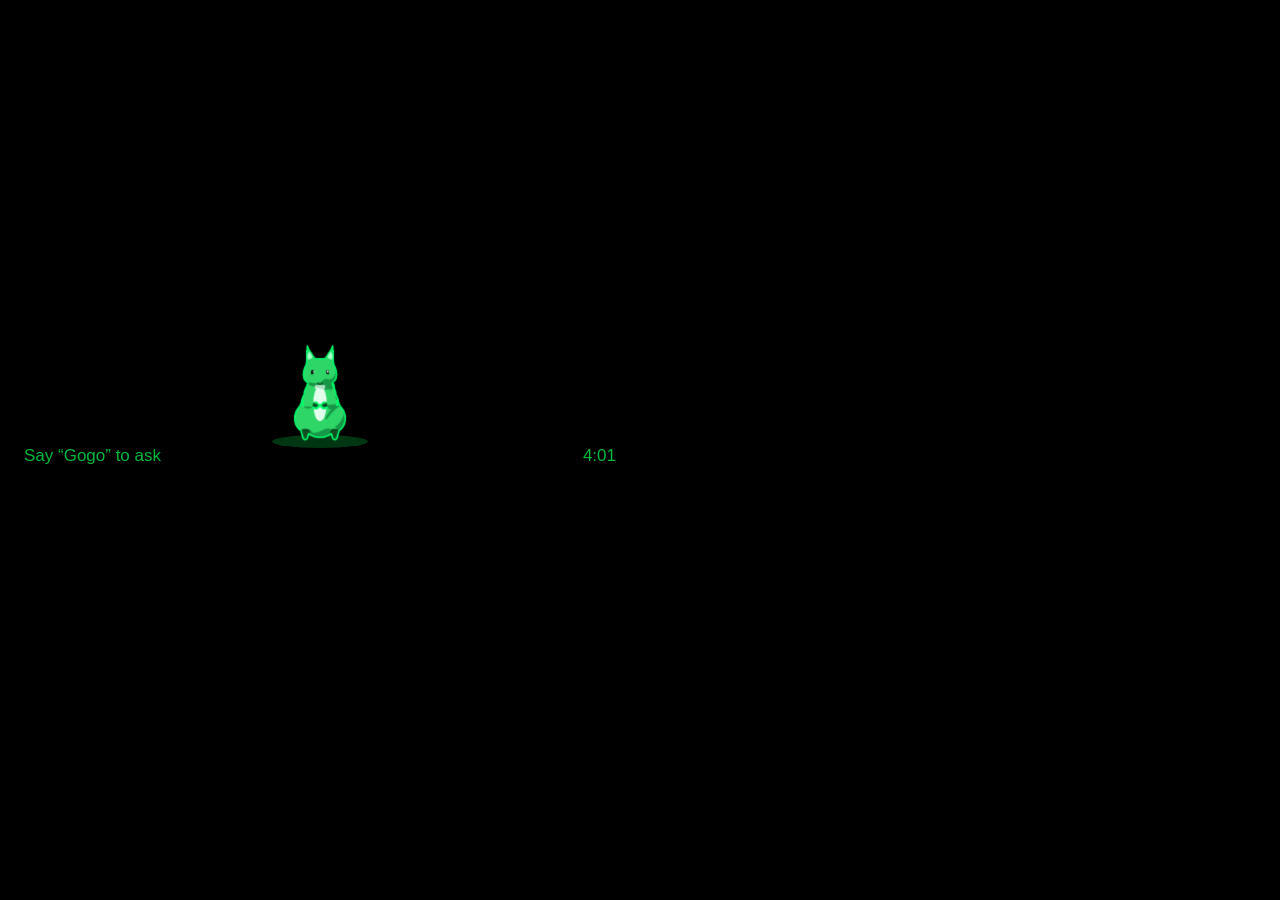
<file: lens/index.html>
<!doctype html>
<html lang="en">
<head>
<meta charset="utf-8">
<meta name="viewport" content="width=640, height=480, initial-scale=1">
<title>Gogo lens</title>
<link rel="stylesheet" href="lens.css">
</head>
<body>
<!-- The M6 shows this page full screen: 640x480, black = see-through. Chrome 74 safe (see README). -->
<div id="arL" class="arrow">&#8249;</div>
<div id="arR" class="arrow">&#8250;</div>

<div id="card">
  <div id="slot" class="empty"></div>
  <div id="text"><h3 id="title"></h3><p id="lines"></p><p id="prompt"></p></div>
</div>

<div id="sqwrap"><div id="jumper">
  <div id="shadow"></div>
  <canvas id="sq" width="320" height="320"></canvas>
  <div id="zzz">z z</div>
</div></div>

<div id="tapnote"></div>
<div id="status"></div>
<div id="offline">Reconnecting&hellip;</div>
<div id="footer">
  <span id="hint">Say &ldquo;Gogo&rdquo; to ask</span>
  <span class="right"><span id="bat"><svg viewBox="0 0 64 64"><use xlink:href="#i-battery"/></svg><span id="batpct">15%</span></span><span id="clock"></span></span>
</div>

<svg width="0" height="0" style="position:absolute" aria-hidden="true">
  <defs>
    <mask id="perf" maskUnits="userSpaceOnUse" x="0" y="0" width="96" height="112"><rect width="96" height="112" fill="#fff"/><g fill="#000"><circle cx="12" cy="0" r="3.6"/><circle cx="12" cy="112" r="3.6"/><circle cx="24" cy="0" r="3.6"/><circle cx="24" cy="112" r="3.6"/><circle cx="36" cy="0" r="3.6"/><circle cx="36" cy="112" r="3.6"/><circle cx="48" cy="0" r="3.6"/><circle cx="48" cy="112" r="3.6"/><circle cx="60" cy="0" r="3.6"/><circle cx="60" cy="112" r="3.6"/><circle cx="72" cy="0" r="3.6"/><circle cx="72" cy="112" r="3.6"/><circle cx="84" cy="0" r="3.6"/><circle cx="84" cy="112" r="3.6"/><circle cx="0" cy="16" r="3.6"/><circle cx="96" cy="16" r="3.6"/><circle cx="0" cy="32" r="3.6"/><circle cx="96" cy="32" r="3.6"/><circle cx="0" cy="48" r="3.6"/><circle cx="96" cy="48" r="3.6"/><circle cx="0" cy="64" r="3.6"/><circle cx="96" cy="64" r="3.6"/><circle cx="0" cy="80" r="3.6"/><circle cx="96" cy="80" r="3.6"/><circle cx="0" cy="96" r="3.6"/><circle cx="96" cy="96" r="3.6"/></g></mask>
    <symbol id="s-back" viewBox="0 0 70 70"><path class="k3" d="M70 70V58C50 53 20 53 0 57V70Z"/><path class="k4" d="M70 66C48 60 22 60 0 63V68C22 65 48 66 70 70Z"/><path class="kl" d="M58 66.5L52 65.3M40 63.5L32 63M20 63.3L13 64"/><path class="k2" d="M16 14C16 9 8 8 7 13C4 14 4 19 8 19H15C18 19 18 15 16 14Z"/><path class="k1" d="M57 29H34V21C34 18.5 31.5 17.5 29.5 19L12 32.6C10.2 34 10.2 36 12 37.4L29.5 51C31.5 52.5 34 51.5 34 49V41H57C59 41 60 40 60 38V32C60 30 59 29 57 29Z"/><path class="k2" d="M60 35H10.7C10.8 36.2 11.3 36.8 12 37.4L29.5 51C31.5 52.5 34 51.5 34 49V41H57C59 41 60 40 60 38Z"/></symbol>
    <symbol id="s-bag" viewBox="0 0 70 70"><ellipse class="k3" cx="35" cy="63" rx="24" ry="3.5"/><path class="kl" d="M30 17C30 10 40 10 40 17"/><path class="k3" d="M18 36C13 36 12 40 12 46C12 53 14 56 19 56Z"/><path class="k3" d="M52 36C57 36 58 40 58 46C58 53 56 56 51 56Z"/><path class="k2" d="M19 60C17 48 17 34 20 26C22 19 28 16 35 16C42 16 48 19 50 26C53 34 53 48 51 60C51 62 49 63 47 63H23C21 63 19 62 19 60Z"/><path class="k1" d="M21 26C23 20.5 28 18 35 18C42 18 47 20.5 49 26C48 31 44 34 35 34C26 34 22 31 21 26Z"/><path class="kl4" d="M28 33.5V41M42 33.5V41"/><rect class="k4" x="32.5" y="29" width="5" height="5" rx="1.5"/><path class="k1" d="M24 46C24 43 26 42 28 42H42C44 42 46 43 46 46V55C46 58 44 59 42 59H28C26 59 24 58 24 55Z"/><path class="kl4" d="M24.5 48.5Q35 51.5 45.5 48.5"/><path class="kl" d="M47 44Q50 48 49 52"/><path class="k1" d="M49.5 58.5C44.25 55.13 46.5 51.38 49.5 54C52.5 51.38 54.75 55.13 49.5 58.5Z"/></symbol>
    <symbol id="s-bath" viewBox="0 0 70 70"><path class="k3" d="M0 70V64H70V70Z"/><ellipse class="k2" cx="35" cy="17" rx="12" ry="13"/><ellipse class="k3" cx="35" cy="17" rx="9" ry="10"/><path class="kl" d="M30.5 17L36 11"/><path class="k2" d="M31.5 59C31.5 61.5 29 63.5 27 64.5H43C41 63.5 38.5 61.5 38.5 59Z"/><path class="k1" d="M28.5 34.5C28.5 33 41.5 33 41.5 34.5C41.5 36.5 28.5 36.5 28.5 34.5Z"/><path class="k1" d="M33 35H37V40.5C37 41.5 33 41.5 33 40.5Z"/><path class="k1" d="M35 44.6C36.68 47 36.68 48.92 35 48.92C33.32 48.92 33.32 47 35 44.6Z"/><path class="k1" d="M11 51C11 50 12 49.5 13 49.5H57C58 49.5 59 50 59 51C59 57 50 61 35 61C20 61 11 57 11 51Z"/><path class="k2" d="M50 48L48 41C47.8 40 49 39.5 50 39.5H56C57 39.5 58.2 40 58 41L56 48Z"/><path class="kl" d="M51.5 39L50 33M54.5 39L57 34"/></symbol>
    <symbol id="s-battery" viewBox="0 0 70 70"><path class="k3" d="M8 50C6 44 10 41 14 42H56C60 41 64 44 62 50C64 56 60 59 56 58H14C10 59 6 56 8 50Z"/><path class="k2" d="M15 26C15 23.5 17 22 19.5 22H48.5C51 22 53 23.5 53 26V46C53 48.5 51 50 48.5 50H19.5C17 50 15 48.5 15 46Z"/><path class="k2" d="M53 31H57C58.5 31 59 32 59 33.5V38.5C59 40 58.5 41 57 41H53Z"/><rect class="k4" x="19" y="26" width="30" height="20" rx="3"/><rect class="k1" x="22" y="29" width="6" height="14" rx="1.5"/><path class="kl" d="M32 35Q35 38 38 35M41 35Q44 38 47 35"/><path class="kl" d="M45 6H52L45 14H52M56 4H61L56 9.5H61"/></symbol>
    <symbol id="s-chair-stand" viewBox="0 0 70 70"><path class="k3" d="M0 70V64H70V70Z"/><path class="k3" d="M5 14C5 10 13 10 13 14V58H5Z"/><path class="k3" d="M6 52H31V58H6Z"/><path class="k3" d="M7 57H10V64H7ZM27 57H30V64H27Z"/><path class="k2" d="M8 37H30C32.5 37 32.5 41 30 41H8Z"/><path class="kl" d="M17 23C19 17 23 13.5 28 12"/><path class="k2" d="M43 45H50.5L52 61H44.5Z"/><path class="k3" d="M43.5 60H53C56 60 57.5 62 57.5 64H43.5Z"/><path class="k1" d="M26 44C26 39 29 37 33 37H47C50 37 52 39.5 52 43C52 47 50 49 47 49H31C28 49 26 47 26 44Z"/><path class="k1" d="M37 22C43 21 48 25 47 31L44 42H27C26 34 29 24 37 22Z"/><path class="k2" d="M41 25C38 29.5 35 33.5 32 36L30 37.5L33.5 41L37 37.5C40 34.5 43 30 45 27Z"/><path class="k2" d="M45 14C45 8.5 54 8 55.5 13.5C56.5 14.5 57.5 16 57 17L55.5 17.5C55.5 21.5 53 23.5 50 23.5C46.5 23.5 45 20 45 14Z"/><path class="k1" d="M44 19C41.5 15 43 8.5 49 7.5C52.5 7 55 8.5 55.5 10.5C51.5 10 48.5 11.5 48 15.5Z"/><circle class="k4" cx="52" cy="14.5" r="1.4"/><path class="kl" d="M63 42V27M59.5 30.5L63 27L66.5 30.5"/></symbol>
    <symbol id="s-chair" viewBox="0 0 70 70"><ellipse class="k3" cx="35" cy="64" rx="28" ry="3"/><path class="k3" d="M15 46C13 31 14 16 21 12.5C27 9.5 43 9.5 49 12.5C56 16 57 31 55 46Z"/><path class="k1" d="M26.5 26C30 22.5 40 22.5 43.5 26C46.5 29.5 45.5 36.5 42.5 39C38.5 42 31.5 42 27.5 39C24.5 36.5 23.5 29.5 26.5 26Z"/><circle class="k4" cx="35" cy="32" r="1.6"/><path class="k2" d="M8 54H62V58C62 60 60 61 58 61H12C10 61 8 60 8 58Z"/><path class="k2" d="M13 60H19L18 66H14.5Z"/><path class="k2" d="M51 60H57L55.5 66H52Z"/><path class="k1" d="M19 47C19 44 22 43 25 43H45C48 43 51 44 51 47C51 51 48 53 45 53H25C22 53 19 51 19 47Z"/><path class="k2" d="M7 57C5 46 6 37 10 34C14 31.5 21 32.5 21 38V57Z"/><path class="k2" d="M63 57C65 46 64 37 60 34C56 31.5 49 32.5 49 38V57Z"/><path class="kl4" d="M10 40Q13 36.5 17 39M60 40Q57 36.5 53 39"/></symbol>
    <symbol id="s-cloud" viewBox="0 0 70 70"><path class="k3" d="M0 70V56C14 50 26 51 38 56C48 52 60 50 70 54V70Z"/><path class="k2" d="M56 24Q59.31 28.33 54.09 29.88Q54.23 35.33 49.09 33.51Q46 38 42.91 33.51Q37.77 35.33 37.91 29.88Q32.69 28.33 36 24Q32.69 19.67 37.91 18.12Q37.77 12.67 42.91 14.49Q46 10 49.09 14.49Q54.23 12.67 54.09 18.12Q59.31 19.67 56 24Z"/><circle class="k1" cx="46" cy="24" r="7.5"/><path class="k1" d="M14 54C7 54 5 45 11 42C10 35 17 31 23 34C25 26 36 23 41 30C46 26 55 30 54 37C60 38 61 47 56 51C55 53 53 54 51 54Z"/><path class="k2" d="M11 48C12 52 13 54 14 54H51C53 54 55 53 56 51C53 52 49 51 47 49C43 52 37 52 34 49C30 52 23 52 20 49C17 51 13 50 11 48Z"/><path class="kl4" d="M25 42Q27 40 29 42M35 42Q37 40 39 42"/><path class="kl4" d="M29.4 45Q32 47.4 34.6 45"/></symbol>
    <symbol id="s-cup" viewBox="0 0 70 70"><path class="k3" d="M0 70V59H70V70Z"/><path class="kl" d="M26 26C23 22 29 19 26 14M36 25C33 21 39 18 36 13"/><path class="k2" d="M11 54C11 52 14 51.5 18 51.5H48C52 51.5 55 52 55 54C55 56.5 46 58 33 58C20 58 11 56.5 11 54Z"/><path class="kl" d="M47 36C56 35 56.5 47 46 47"/><path class="k1" d="M16 30H50V38C50 47 43 54 33 54C23 54 16 47 16 38Z"/><path class="k2" d="M16 34H50V37.5H16Z"/><path class="k4" d="M33 48C27.75 44.63 30 40.88 33 43.5C36 40.88 38.25 44.63 33 48Z"/><path class="kl" d="M45 31C47 33 50 34 52 38"/><rect class="k2" x="49.5" y="38" width="6" height="7" rx="1.5"/></symbol>
    <symbol id="s-drop-wash" viewBox="0 0 70 70"><path class="k3" d="M7 56H68C67 64 55 68 37.5 68C20 68 8 64 7 56Z"/><path class="k2" d="M9 30H22C23.5 30 23.5 33 22 33H9C7.5 33 7.5 30 9 30Z"/><path class="k2" d="M13 30C13 16 23 9 32 11C38 12.5 41.5 17 41.5 25V28H34.5V25C34.5 21 33 18.5 30.5 18C25 17 20 21 20 30Z"/><path class="k1" d="M15 12C15 9.5 22 8.5 24 10.5L22 13.5C20 12.5 17 13 15 12Z"/><path class="k1" d="M35.5 29C35 36 36.5 41 35.8 47H40.2C39.5 41 41 36 40.5 29Z"/><path class="k1" d="M30 37.4C31.82 40 31.82 42.08 30 42.08C28.18 42.08 28.18 40 30 37.4Z"/><path class="k1" d="M46 35.4C47.82 38 47.82 40.08 46 40.08C44.18 40.08 44.18 38 46 35.4Z"/><path class="k2" d="M21 47.5C23 55 30 58 38 58C46 58 53 55 55 47.5C50 50 44 51 38 51C32 51 26 50 21 47.5Z"/><path class="k2" d="M21 47.5C19 46 18 43 20 42C21.5 41.5 23 43 24 45.5Z"/><path class="k2" d="M55 47.5C57 46 58 43 56 42C54.5 41.5 53 43 52 45.5Z"/><path class="kl4" d="M38 52V57"/></symbol>
    <symbol id="s-drop" viewBox="0 0 70 70"><path class="k3" d="M14 62C14 59 22 58 35 58C48 58 56 59 56 62C56 65 48 66 35 66C22 66 14 65 14 62Z"/><path class="k2" d="M12 48.4C14.52 52 14.52 54.88 12 54.88C9.48 54.88 9.48 52 12 48.4Z"/><path class="k2" d="M58 46.8C60.24 50 60.24 52.56 58 52.56C55.76 52.56 55.76 50 58 46.8Z"/><path class="k1" d="M35 7C38 13 53 28 53 41C53 52 45 59 35 59C25 59 17 52 17 41C17 28 32 13 35 7Z"/><path class="k2" d="M23 41C23 33 26 26 31 20C28.5 27 27.5 34 28 41Z"/><circle class="k2" cx="28" cy="47" r="2"/><circle class="k2" cx="44" cy="47" r="2"/><circle class="k4" cx="30.5" cy="42" r="1.5"/><circle class="k4" cx="41.5" cy="42" r="1.5"/><path class="kl4" d="M33 47Q36 49.4 39 47"/></symbol>
    <symbol id="s-eye" viewBox="0 0 70 70"><path class="k3" d="M0 70V58C16 53 30 54 40 58C50 54 60 53 70 56V70Z"/><path class="kl" d="M12 14Q35 0 58 14"/><path class="kl" d="M19 24L15.5 19.5M27 20L25 15M35 18.5V13.5M43 20L45 15M51 24L54.5 19.5"/><path class="k2" d="M6 37C14 26 24 21 35 21C46 21 56 26 64 37C56 47 46 52 35 52C24 52 14 47 6 37Z"/><circle class="k1" cx="35" cy="36.5" r="12"/><circle class="k4" cx="35" cy="36.5" r="5.5"/><circle class="k1" cx="38.5" cy="33" r="2.2"/><path class="k3" d="M6 37C14 25 24 20 35 20C46 20 56 25 64 37C56 30 46 26.5 35 26.5C24 26.5 14 30 6 37Z"/></symbol>
    <symbol id="s-forward" viewBox="0 0 70 70"><path class="k3" d="M0 70V58C20 53 50 53 70 57V70Z"/><path class="k4" d="M0 66C22 60 48 60 70 63V68C48 65 22 66 0 70Z"/><path class="kl" d="M12 66.5L18 65.3M30 63.5L38 63M50 63.3L57 64"/><path class="k2" d="M54 14C54 9 62 8 63 13C66 14 66 19 62 19H55C52 19 52 15 54 14Z"/><path class="k1" d="M13 29H36V21C36 18.5 38.5 17.5 40.5 19L58 32.6C59.8 34 59.8 36 58 37.4L40.5 51C38.5 52.5 36 51.5 36 49V41H13C11 41 10 40 10 38V32C10 30 11 29 13 29Z"/><path class="k2" d="M10 35H59.3C59.2 36.2 58.7 36.8 58 37.4L40.5 51C38.5 52.5 36 51.5 36 49V41H13C11 41 10 40 10 38Z"/></symbol>
    <symbol id="s-friends" viewBox="0 0 70 70"><path class="k3" d="M0 70V63C20 60 50 60 70 63V70Z"/><path class="k2" d="M4 66C4 54 6.6 47.5 11.54 46Q17 48.5 22.46 46C27.4 47.5 30 54 30 66Z"/><path class="k2" d="M13.5 31H20.5V48H13.5Z"/><path class="k2" d="M9.5 31C9.5 22.38 24.5 22.38 24.5 31C24.5 37.38 20.38 40 17 40C13.63 40 9.5 37.38 9.5 31Z"/><path class="k3" d="M9.5 31C9 23 13 21 17 21C22 21 25 24 24.5 31C22.5 26 20 25 17 25C14 25 11.5 26.5 9.5 31Z"/><circle class="k3" cx="17" cy="19" r="3.5"/><circle class="k4" cx="14" cy="31.5" r="1.5"/><circle class="k4" cx="20" cy="31.5" r="1.5"/><path class="k2" d="M40 66C40 54 42.6 47.5 47.54 46Q53 48.5 58.46 46C63.4 47.5 66 54 66 66Z"/><path class="k2" d="M49.5 31H56.5V48H49.5Z"/><path class="k2" d="M45.5 31C45.5 22.38 60.5 22.38 60.5 31C60.5 37.38 56.38 40 53 40C49.63 40 45.5 37.38 45.5 31Z"/><path class="k1" d="M45.6 32C43.5 30 44 25 47 24C48 25.5 47.5 29 47.5 32Z"/><path class="k1" d="M60.4 32C62.5 30 62 25 59 24C58 25.5 58.5 29 58.5 32Z"/><circle class="k4" cx="50" cy="31.5" r="1.5"/><circle class="k4" cx="56" cy="31.5" r="1.5"/><path class="kl4" d="M50.5 36Q53 38.4 55.5 36"/><path class="k1" d="M21 66C21 60 23.8 53.5 29.12 52Q35 54.5 40.88 52C46.2 53.5 49 60 49 66Z"/><path class="k2" d="M31.5 38H38.5V50H31.5Z"/><path class="k1" d="M26.5 38C23 36 23.5 31 26.5 29.5C26 25 30 22 33.5 23.5C35 20.5 40 21 41.5 24C45 24 47 28 44 30.5C46 33 45.5 37 43.5 38Z"/><path class="k2" d="M27.5 36C27.5 27.38 42.5 27.38 42.5 36C42.5 42.38 38.38 45 35 45C31.63 45 27.5 42.38 27.5 36Z"/><path class="k1" d="M27.6 34C28 30 31 28.5 35 28.8C39 28.5 42 30 42.4 34C40 31.8 37.5 31.6 35 33C32.5 31.6 30 31.8 27.6 34Z"/><path class="kl4" d="M29.8 37Q31.8 35 33.8 37M36.2 37Q38.2 35 40.2 37"/><path class="kl4" d="M32.5 41.5Q35 43.9 37.5 41.5"/><path class="k2" d="M28 52C30 49.5 40 49.5 42 52C40.5 55 37.5 56 35 56C32.5 56 29.5 55 28 52Z"/><path class="k1" d="M35 5Q35 11 41 11Q35 11 35 17Q35 11 29 11Q35 11 35 5Z"/></symbol>
    <symbol id="s-gate-left" viewBox="0 0 70 70"><path class="k3" d="M0 70V48C20 45 50 45 70 48V70Z"/><ellipse class="k2" cx="33" cy="50" rx="4" ry="1.6"/><ellipse class="k2" cx="26" cy="55.5" rx="5" ry="2"/><ellipse class="k2" cx="15" cy="61" rx="6.5" ry="2.5"/><path class="kl" d="M7 60L4 63L7 66"/><path class="k2" d="M3 50C1 44 4 39 8 40C9 35 15 35 16 40V50Z"/><path class="k2" d="M67 50C69 44 66 39 62 40C61 35 55 35 54 40V50Z"/><path class="kl" d="M17.5 13C22 4 48 4 52.5 13M21 27Q25 24 28.5 27.5V44L21 46.5ZM21 36.5L28.5 36.5M49 27Q45 24 41.5 27.5V44L49 46.5ZM49 36.5L41.5 36.5"/><path class="k1" d="M14 50V19C14 17 15.5 16.5 17.5 16.5C19.5 16.5 21 17 21 19V50Z"/><path class="k1" d="M49 50V19C49 17 50.5 16.5 52.5 16.5C54.5 16.5 56 17 56 19V50Z"/><circle class="k1" cx="17.5" cy="13" r="4"/><circle class="k1" cx="52.5" cy="13" r="4"/><path class="k2" d="M31 6.5C33 4 37 4 39 6.5C37 8.5 33 8.5 31 6.5Z"/></symbol>
    <symbol id="s-gate-right" viewBox="0 0 70 70"><path class="k3" d="M0 70V48C20 45 50 45 70 48V70Z"/><ellipse class="k2" cx="37" cy="50" rx="4" ry="1.6"/><ellipse class="k2" cx="44" cy="55.5" rx="5" ry="2"/><ellipse class="k2" cx="55" cy="61" rx="6.5" ry="2.5"/><path class="kl" d="M63 60L66 63L63 66"/><path class="k2" d="M3 50C1 44 4 39 8 40C9 35 15 35 16 40V50Z"/><path class="k2" d="M67 50C69 44 66 39 62 40C61 35 55 35 54 40V50Z"/><path class="kl" d="M17.5 13C22 4 48 4 52.5 13M21 27Q25 24 28.5 27.5V44L21 46.5ZM21 36.5L28.5 36.5M49 27Q45 24 41.5 27.5V44L49 46.5ZM49 36.5L41.5 36.5"/><path class="k1" d="M14 50V19C14 17 15.5 16.5 17.5 16.5C19.5 16.5 21 17 21 19V50Z"/><path class="k1" d="M49 50V19C49 17 50.5 16.5 52.5 16.5C54.5 16.5 56 17 56 19V50Z"/><circle class="k1" cx="17.5" cy="13" r="4"/><circle class="k1" cx="52.5" cy="13" r="4"/><path class="k2" d="M31 6.5C33 4 37 4 39 6.5C37 8.5 33 8.5 31 6.5Z"/></symbol>
    <symbol id="s-gate" viewBox="0 0 70 70"><path class="k3" d="M0 70V48C20 45 50 45 70 48V70Z"/><ellipse class="k2" cx="35" cy="50" rx="4" ry="1.6"/><ellipse class="k2" cx="33.5" cy="55.5" rx="5.5" ry="2"/><ellipse class="k2" cx="36.5" cy="63" rx="7.5" ry="2.8"/><path class="k2" d="M3 50C1 44 4 39 8 40C9 35 15 35 16 40V50Z"/><path class="k2" d="M67 50C69 44 66 39 62 40C61 35 55 35 54 40V50Z"/><path class="kl" d="M17.5 13C22 4 48 4 52.5 13M21 27Q25 24 28.5 27.5V44L21 46.5ZM21 36.5L28.5 36.5M49 27Q45 24 41.5 27.5V44L49 46.5ZM49 36.5L41.5 36.5"/><path class="k1" d="M14 50V19C14 17 15.5 16.5 17.5 16.5C19.5 16.5 21 17 21 19V50Z"/><path class="k1" d="M49 50V19C49 17 50.5 16.5 52.5 16.5C54.5 16.5 56 17 56 19V50Z"/><circle class="k1" cx="17.5" cy="13" r="4"/><circle class="k1" cx="52.5" cy="13" r="4"/><path class="k2" d="M31 6.5C33 4 37 4 39 6.5C37 8.5 33 8.5 31 6.5Z"/></symbol>
    <symbol id="s-glasses" viewBox="0 0 70 70"><path class="k3" d="M12 47C8 33 15 17 30 13C45 9 59 19 60 34C61 44 57 51 52 55H18C15 53 13 50 12 47Z"/><path class="k2" d="M13 70C13 65 17.4 58.5 25.76 57Q35 59.5 44.24 57C52.6 58.5 57 65 57 70Z"/><path class="k2" d="M30.5 46H39.5V58H30.5Z"/><path class="k2" d="M23.5 34C19.5 33 19.5 41 23.5 41Z"/><path class="k2" d="M46.5 34C50.5 33 50.5 41 46.5 41Z"/><path class="k2" d="M23.5 37C23.5 23.77 46.5 23.77 46.5 37C46.5 46.77 40.17 50.8 35 50.8C29.82 50.8 23.5 46.77 23.5 37Z"/><path class="k1" d="M23.2 40C19 39 18 32 21 29C21 23 26 20 30 21.5C32 18.5 38 18.5 40 21.5C44 20 49 23 49 29C52 32 51 39 46.8 40C46.5 33 44 29.5 41 28.5C37 31 31 31 28 28C25.5 30 23.8 34 23.2 40Z"/><circle class="k4" cx="30.5" cy="38" r="1.5"/><circle class="k4" cx="39.5" cy="38" r="1.5"/><path class="kl4" d="M32 44.5Q35 46.9 38 44.5"/><path class="kl4" d="M20 25H18.5M50 25H51.5M31 25Q35 22.5 39 25"/><circle class="kl4" cx="25.5" cy="25" r="5.5"/><circle class="kl4" cx="44.5" cy="25" r="5.5"/><path class="k3" d="M6 66V34C6 32 7 31 9 31H12C14 31 15 32 15 34V66Z"/><path class="k3" d="M64 66V34C64 32 63 31 61 31H58C56 31 55 32 55 34V66Z"/><path class="k1" d="M5 31V22C5 19 7 18 9 18.5C9.5 16 12.5 16 13 18C14 16.5 16.5 17 16.5 19.5V24L19 22.5C20.5 21.8 21.5 23.5 20.5 25L16.5 31C16 32.5 14.5 33 13 33H8C6 33 5 32.5 5 31Z"/><path class="k1" d="M65 31V22C65 19 63 18 61 18.5C60.5 16 57.5 16 57 18C56 16.5 53.5 17 53.5 19.5V24L51 22.5C49.5 21.8 48.5 23.5 49.5 25L53.5 31C54 32.5 55.5 33 57 33H62C64 33 65 32.5 65 31Z"/><path class="kl" d="M35 13V6.5M32 9.5L35 6.5L38 9.5"/></symbol>
    <symbol id="s-hands" viewBox="0 0 70 70"><path class="kl" d="M8 14H62"/><circle class="k2" cx="8" cy="14" r="3.5"/><circle class="k2" cx="62" cy="14" r="3.5"/><path class="k1" d="M16 14H54V46C54 49 52.5 51 50 50.5C46 49.5 43 52 40 51.5C37 51 34 50 30 51.5C26 53 22 50 19 51C17 51.5 16 50 16 48Z"/><path class="k2" d="M16 14H54V22C48 24 22 24 16 22Z"/><path class="k3" d="M15 58H27V66H15Z"/><path class="k3" d="M43 58H55V66H43Z"/><path class="k2" d="M16 60V45C16 42.5 17.5 41.5 19 41.5C19 39 22 38.5 22.8 40.5C23.3 38.3 26.3 38.3 26.8 40.8C27.8 39.6 30 40 30 42.2V51.5C31.5 49.5 34.4 50.2 33.8 52.4L31 58.5C30 60.5 28.5 61.5 26.5 61.5H18C17 61.5 16 61 16 60Z"/><path class="k2" d="M54 60V45C54 42.5 52.5 41.5 51 41.5C51 39 48 38.5 47.2 40.5C46.7 38.3 43.7 38.3 43.2 40.8C42.2 39.6 40 40 40 42.2V51.5C38.5 49.5 35.6 50.2 36.2 52.4L39 58.5C40 60.5 41.5 61.5 43.5 61.5H52C53 61.5 54 61 54 60Z"/><path class="k1" d="M10 33.6C11.68 36 11.68 37.92 10 37.92C8.32 37.92 8.32 36 10 33.6Z"/><path class="k1" d="M60 31.6C61.68 34 61.68 35.92 60 35.92C58.32 35.92 58.32 34 60 31.6Z"/></symbol>
    <symbol id="s-home-kitchen" viewBox="0 0 70 70"><path class="k3" d="M15 56H18L19 66H15.5ZM52 56H55L54.5 66H51Z"/><path class="k2" d="M6 49H64V53Q59.75 57 55.5 53Q51.25 57 47 53Q42.75 57 38.5 53Q34.25 57 30 53Q25.75 57 21.5 53Q17.25 57 13 53Q8.5 57 6 53Z"/><path class="kl" d="M24 26C24 15 40 15 40 26"/><path class="k1" d="M44 36C47 33 51 30 55 28.5C56.5 28 57.5 29.5 56.5 30.5L47 42Z"/><path class="k1" d="M32 22C38 22 44 26 45 35C46 40 45 44 42 47H22C19 44 18 40 19 35C20 26 26 22 32 22Z"/><path class="k2" d="M19.5 39C26 41.5 38 41.5 44.5 39V42.5C38 45 26 45 20 42.5Z"/><circle class="k1" cx="32" cy="19.5" r="3"/><path class="kl" d="M57 22C54.5 18.5 59 16.5 56.5 12.5M62 24C59.5 20.5 64 18.5 61.5 14.5"/><path class="k2" d="M50 40H59V44C59 47 57 48 54.5 48C52 48 50 47 50 44Z"/><path class="kl" d="M59 42Q62 42 61.5 44.5"/></symbol>
    <symbol id="s-home" viewBox="0 0 70 70"><path class="k3" d="M0 70V56C14 50 26 51 38 56C48 52 60 50 70 54V70Z"/><path class="k3" d="M35 66C33 62 30 61 30 60H40C40 61 37 62 35 66Z"/><path class="kl" d="M49 12C46 9 50 7 48 4"/><path class="k2" d="M45 13H52V26H45Z"/><path class="k2" d="M16 31H54V60H16Z"/><path class="k1" d="M7 34C14 27 24 19 33 12.5C34.2 11.7 35.8 11.7 37 12.5C46 19 56 27 63 34C64 35 63 36.5 61.5 36H8.5C7 36.5 6 35 7 34Z"/><path class="k1" d="M30 60V49A5 5 0 0 1 40 49V60Z"/><circle class="k4" cx="37.5" cy="54" r="1.4"/><circle class="k1" cx="23.5" cy="44" r="4.5"/><path class="kl4" d="M23.5 39.5V48.5"/><rect class="k1" x="43" y="40" width="8" height="8" rx="1.5"/><path class="k2" d="M4 60C2 54 6 50 10 52C12 48 18 50 17 55V60Z"/><path class="k2" d="M66 60C68 54 64 50 60 52C58 48 52 50 53 55V60Z"/></symbol>
    <symbol id="s-moon" viewBox="0 0 70 70"><path class="k3" d="M0 70V58C16 52 28 53 40 58C50 54 60 53 70 56V70Z"/><path class="k1" d="M30.19 15.03A17 17 0 1 0 47.25 36.97A14 14 0 0 1 30.19 15.03Z"/><path class="kl4" d="M18 34Q20.5 36.5 23 34"/><path class="kl4" d="M22 42Q25 44 28 41.5"/><circle class="k2" cx="18.5" cy="39.5" r="1.8"/><path class="k3" d="M44 48C44 44 50 43 51 46C55 45 58 48 56 51H46C44 51 43 49.5 44 48Z"/><path class="k1" d="M56 31Q56 36 61 36Q56 36 56 41Q56 36 51 36Q56 36 56 31Z"/><path class="k1" d="M50 8Q50 12 54 12Q50 12 50 16Q50 12 46 12Q50 12 50 8Z"/><path class="k2" d="M62 19.5Q62 22 64.5 22Q62 22 62 24.5Q62 22 59.5 22Q62 22 62 19.5Z"/></symbol>
    <symbol id="s-person-female" viewBox="0 0 70 70"><path class="k3" d="M12 47C8 33 15 17 30 13C45 9 59 19 60 34C61 44 57 51 52 55H18C15 53 13 50 12 47Z"/><path class="k2" d="M9 70C9 56 14.2 49.5 24.08 48Q35 50.5 45.92 48C55.8 49.5 61 56 61 70Z"/><circle class="k3" cx="22" cy="58" r="1.5"/><circle class="k3" cx="15" cy="64" r="1.5"/><circle class="k3" cx="48" cy="58" r="1.5"/><circle class="k3" cx="55" cy="64" r="1.5"/><circle class="k3" cx="35" cy="66" r="1.5"/><path class="k2" d="M30.5 36H39.5V46H30.5Z"/><path class="k1" d="M26 46C28 42 42 42 44 46C43 50.5 39 53 35 53C31 53 27 50.5 26 46Z"/><path class="k1" d="M19 33C15 30 16 24 20 22C19 17 24 13 28.5 14.5C30.5 10 39.5 10 41.5 14.5C46 13 51 17 50 22C54 24 55 30 51 33C50.5 37.5 46 39 44.5 36H25.5C24 39 19.5 37.5 19 33Z"/><path class="k2" d="M25 29C25 17.5 45 17.5 45 29C45 37.5 39.5 41 35 41C30.5 41 25 37.5 25 29Z"/><path class="k1" d="M25 27C25.5 20 30 17.5 35 18C40 17.5 44.5 20 45 27C43 24 40.5 23.2 38.5 24.8C36.5 22.6 33.5 22.6 31.5 24.8C29.5 23.2 27 24 25 27Z"/><circle class="k3" cx="28.5" cy="33.5" r="1.8"/><circle class="k3" cx="41.5" cy="33.5" r="1.8"/><path class="kl4" d="M28.5 30Q30.5 28 32.5 30M37.5 30Q39.5 28 41.5 30"/><path class="k4" d="M31.8 34.5Q35 39.5 38.2 34.5Z"/></symbol>
    <symbol id="s-person-visitor" viewBox="0 0 70 70"><path class="k3" d="M12 47C8 33 15 17 30 13C45 9 59 19 60 34C61 44 57 51 52 55H18C15 53 13 50 12 47Z"/><path class="k1" d="M9 70C9 56 13.8 49.5 22.92 48Q33 50.5 43.08 48C52.2 49.5 57 56 57 70Z"/><path class="kl4" d="M28.5 50V58M37.5 50V58"/><path class="k2" d="M28.5 36H37.5V46.5C35 48 31 48 28.5 46.5Z"/><path class="k1" d="M49 52C53 50 55 46 55 40H61.5C62 47 59 55 52 58Z"/><path class="k2" d="M54.5 40.5C52.5 37 53 31.5 55.5 30.5C55.5 28.3 57.6 28 58.3 30C58.9 28 61.2 28.2 61.3 30.5C62.8 30 64 31.5 63.2 34L61.8 40.5Z"/><path class="k2" d="M22.5 26C19 25 19 32.5 22.5 32.5Z"/><path class="k2" d="M43.5 26C47 25 47 32.5 43.5 32.5Z"/><path class="k2" d="M22.5 29C22.5 16.93 43.5 16.93 43.5 29C43.5 37.92 37.73 41.6 33 41.6C28.27 41.6 22.5 37.92 22.5 29Z"/><path class="k3" d="M22.5 27C21 18 27 15 33 15.5C40 15 45 19 43.5 27C42 22.5 39 21 36 21.5C33 23.5 27 24 22.5 27Z"/><circle class="k4" cx="29" cy="29" r="1.5"/><circle class="k4" cx="37" cy="29" r="1.5"/><path class="kl4" d="M30 35Q33 37.4 36 35"/></symbol>
    <symbol id="s-person" viewBox="0 0 70 70"><path class="k3" d="M12 47C8 33 15 17 30 13C45 9 59 19 60 34C61 44 57 51 52 55H18C15 53 13 50 12 47Z"/><path class="k2" d="M9 70C9 56 14.2 49.5 24.08 48Q35 50.5 45.92 48C55.8 49.5 61 56 61 70Z"/><path class="k2" d="M30.5 36H39.5V47H30.5Z"/><path class="k1" d="M28.5 45C31 47 39 47 41.5 45L43 48C41 55 39.5 62 40 70H30C30.5 62 29 55 27 48Z"/><path class="kl4" d="M29.5 48.5Q32 59 31 70M40.5 48.5Q38 59 39 70"/><path class="k2" d="M24.5 26C20.5 25 20.5 33 24.5 33Z"/><path class="k2" d="M45.5 26C49.5 25 49.5 33 45.5 33Z"/><path class="k2" d="M24 29C24 16.35 46 16.35 46 29C46 38.35 39.95 42.2 35 42.2C30.05 42.2 24 38.35 24 29Z"/><path class="k1" d="M24.2 32C20 31.5 19 26 21.5 23C21.5 19 25 16.5 28.5 17.8C26 20.5 25.5 25 25.8 30Z"/><path class="k1" d="M45.8 32C50 31.5 51 26 48.5 23C48.5 19 45 16.5 41.5 17.8C44 20.5 44.5 25 44.2 30Z"/><path class="k1" d="M28.5 20C31 15 40 15 42.5 20C39 18.6 32 18.6 28.5 20Z"/><path class="k1" d="M24.5 30C25 40 29 44.5 35 44.5C41 44.5 45 40 45.5 30C43.5 35 41.5 36.3 38.8 35.6C37.3 35 32.7 35 31.2 35.6C28.5 36.3 26.5 35 24.5 30Z"/><path class="kl" d="M27.5 24.3Q30 22.8 32.5 24.2M37.5 24.2Q40 22.8 42.5 24.3"/><circle class="k4" cx="30" cy="28" r="1.5"/><circle class="k4" cx="40" cy="28" r="1.5"/><path class="kl4" d="M35 29.5Q37 32 35 33"/><path class="kl4" d="M32.4 39Q35 41.4 37.6 39"/></symbol>
    <symbol id="s-plug" viewBox="0 0 70 70"><path class="k3" d="M0 4H70V30H0Z"/><path class="k2" d="M23 8C23 5.5 25 4 27.5 4H42.5C45 4 47 5.5 47 8V24C47 26.5 45 28 42.5 28H27.5C25 28 23 26.5 23 24Z"/><rect class="k4" x="29.5" y="10" width="3" height="6" rx="1.5"/><rect class="k4" x="37.5" y="10" width="3" height="6" rx="1.5"/><path class="kl4" d="M31.5 20Q35 22.4 38.5 20"/><path class="kl" d="M23 35L19 32M47 35L51 32M35 32V28.5"/><path class="k1" d="M29.5 37H32.5V43H29.5ZM37.5 37H40.5V43H37.5Z"/><path class="k1" d="M24 47C24 44 26 42 29 42H41C44 42 46 44 46 47V52C46 56 42 58 38 58H32C28 58 24 56 24 52Z"/><path class="k2" d="M31 57H39V60H31Z"/><path class="kl" d="M35 60C35 66 22 62 16 66C12 68.5 9 66 8 63"/></symbol>
    <symbol id="s-rain" viewBox="0 0 70 70"><ellipse class="k3" cx="35" cy="64" rx="20" ry="3"/><path class="k3" d="M17 16C12 16 12 9 17 9C18 4 26 3 28 7C31 3 39 4 40 9C45 8 47 15 43 16Z"/><path class="k2" d="M10 26C12.8 30 12.8 33.2 10 33.2C7.2 33.2 7.2 30 10 26Z"/><path class="k2" d="M61 22C63.8 26 63.8 29.2 61 29.2C58.2 29.2 58.2 26 61 22Z"/><path class="k2" d="M9 48C11.8 52 11.8 55.2 9 55.2C6.2 55.2 6.2 52 9 48Z"/><path class="k2" d="M61 46C63.8 50 63.8 53.2 61 53.2C58.2 53.2 58.2 50 61 46Z"/><path class="k2" d="M50 6C52.8 10 52.8 13.2 50 13.2C47.2 13.2 47.2 10 50 6Z"/><path class="k1" d="M12 42C12 29 22 21 35 21C48 21 58 29 58 42Q52.25 37.5 46.5 42Q40.75 37.5 35 42Q29.25 37.5 23.5 42Q17.75 37.5 12 42Z"/><path class="k2" d="M35 21C29 25 26.5 33 23.5 42Q29.25 37.5 35 42Q40.75 37.5 46.5 42C43.5 33 41 25 35 21Z"/><path class="kl" d="M35 21V17.5M35 42V57C35 61.5 29 61.5 29 57"/></symbol>
    <symbol id="s-shield" viewBox="0 0 70 70"><circle class="k3" cx="35" cy="32" r="24"/><path class="k1" d="M35 10C41 13.5 47 14 53 13C54 31 49 46 35 54C21 46 16 31 17 13C23 14 29 13.5 35 10Z"/><path class="k2" d="M35 10C41 13.5 47 14 53 13C54 31 49 46 35 54Z"/><path class="k4" d="M35 36C24.5 29.25 29 21.75 35 27C41 21.75 45.5 29.25 35 36Z"/><path class="k2" d="M6 66C6 58 9 52 15 50C19 48.5 23 49.5 26.5 52L31 55.5C32.5 57 31.5 59.5 29.5 59L24 57.5C22 60 19 61 17 61V66Z"/><path class="k2" d="M64 66C64 58 61 52 55 50C51 48.5 47 49.5 43.5 52L39 55.5C37.5 57 38.5 59.5 40.5 59L46 57.5C48 60 51 61 53 61V66Z"/><path class="k1" d="M10 9Q10 14 15 14Q10 14 10 19Q10 14 5 14Q10 14 10 9Z"/><path class="k1" d="M60 6.5Q60 10 63.5 10Q60 10 60 13.5Q60 10 56.5 10Q60 10 60 6.5Z"/></symbol>
    <symbol id="s-smile" viewBox="0 0 70 70"><path class="k3" d="M0 70V64C20 61 50 61 70 64V70Z"/><path class="k2" d="M6 66C6 57 9 50.5 14.7 49Q21 51.5 27.3 49C33 50.5 36 57 36 66Z"/><path class="k2" d="M17.5 38H24.5V50H17.5Z"/><path class="k2" d="M8 55C5 50 4 44 5 38L10 37C10 42 11 47 13 50Z"/><path class="k1" d="M4.5 38C2.5 35 3 29.5 5.5 28.5C5.5 26.3 7.6 26 8.3 28C8.9 26 11.2 26.2 11.3 28.5C12.8 28 14 29.5 13.2 32L11.3 38Z"/><path class="k1" d="M13 33C13 23.8 29 23.8 29 33C29 39.8 24.6 42.6 21 42.6C17.4 42.6 13 39.8 13 33Z"/><path class="k3" d="M13 34C12 25 16 22.5 21 22.5C26 22.5 30 25 29 34C27 28 24 27.5 21 28C18 27.5 15 28 13 34Z"/><circle class="k4" cx="18" cy="34" r="1.5"/><circle class="k4" cx="24" cy="34" r="1.5"/><path class="kl4" d="M18.4 39Q21 41.4 23.6 39"/><path class="k2" d="M38 66C38 59 40.6 52.5 45.54 51Q51 53.5 56.46 51C61.4 52.5 64 59 64 66Z"/><path class="k2" d="M47.5 40H54.5V52H47.5Z"/><path class="k1" d="M43.5 35C43.5 26.38 58.5 26.38 58.5 35C58.5 41.38 54.38 44 51 44C47.63 44 43.5 41.38 43.5 35Z"/><path class="k1" d="M43.5 36C41 34 41.5 28 45 27C45.5 22.5 50 21.5 52.5 23C56 21.5 60 24.5 59 28C61.5 30 61 35 58.5 36C58 31.5 55 29 51 29.5C47.5 29 44.5 31.5 43.5 36Z"/><path class="kl4" d="M46 35.5Q48 33.5 50 35.5M52 35.5Q54 33.5 56 35.5"/><path class="kl4" d="M48.6 40.5Q51 42.9 53.4 40.5"/><path class="kl" d="M28 6H46C49.5 6 51 8 51 11V13C51 16 49.5 18 46 18H37L33 22V18H28C24.5 18 23 16 23 13V11C23 8 24.5 6 28 6Z"/><path class="k1" d="M37 15.7C31.4 12.1 33.8 8.1 37 10.9C40.2 8.1 42.6 12.1 37 15.7Z"/></symbol>
    <symbol id="s-soap" viewBox="0 0 70 70"><path class="k3" d="M7 54C7 51 9 50 12 50H58C61 50 63 51 63 54C63 60 51 64 35 64C19 64 7 60 7 54Z"/><path class="k2" d="M14 44C14 40 17 38 21 38H49C53 38 56 40 56 44V48C56 52 53 54 49 54H21C17 54 14 52 14 48Z"/><path class="k1" d="M14 41C14 36 17 33 22 33H48C53 33 56 36 56 41C56 45 53 47 48 47H22C17 47 14 45 14 41Z"/><path class="k2" d="M20 34C18 30 22 26 26 28C28 24 34 24 35 28C38 26 42 28 41 32Z"/><circle class="kl" cx="24" cy="17" r="5.5"/><circle class="k1" cx="22" cy="15" r="1.5"/><circle class="kl" cx="42" cy="14" r="4.5"/><circle class="kl" cx="53" cy="24" r="4"/><circle class="k1" cx="34" cy="21" r="2"/><path class="kl4" d="M45 41Q48 41.5 50 39.5"/></symbol>
    <symbol id="s-sun" viewBox="0 0 70 70"><path class="k3" d="M0 70V56C14 50 26 51 38 56C48 52 60 50 70 54V70Z"/><path class="k2" d="M0 70V63C10 59 22 60 30 66V70Z"/><path class="k2" d="M50.5 30Q55.01 35.36 48.42 37.75Q49.65 44.65 42.75 43.42Q40.36 50.01 35 45.5Q29.64 50.01 27.25 43.42Q20.35 44.65 21.58 37.75Q14.99 35.36 19.5 30Q14.99 24.64 21.58 22.25Q20.35 15.35 27.25 16.58Q29.64 9.99 35 14.5Q40.36 9.99 42.75 16.58Q49.65 15.35 48.42 22.25Q55.01 24.64 50.5 30Z"/><circle class="k1" cx="35" cy="30" r="12"/><circle class="k2" cx="28.5" cy="33" r="1.8"/><circle class="k2" cx="41.5" cy="33" r="1.8"/><path class="kl4" d="M29 29Q31 27 33 29M37 29Q39 27 41 29"/><path class="kl4" d="M32 34Q35 36.4 38 34"/><path class="k3" d="M50 52C50 46 58 44 60 50C64 50 65 55 61 55H52C49 55 48 53 50 52Z"/></symbol>
    <symbol id="s-timer" viewBox="0 0 70 70"><ellipse class="k3" cx="35" cy="63" rx="20" ry="3"/><path class="k2" d="M11 22C9 15 13 9 20 9C22 9 24 10 25.5 11.5Z"/><path class="k2" d="M59 22C61 15 57 9 50 9C48 9 46 10 44.5 11.5Z"/><path class="kl" d="M35 14V10M31 9H39"/><path class="k2" d="M21 51L17 60C16.5 61.5 19 62.5 20 61L26 54Z"/><path class="k2" d="M49 51L53 60C53.5 61.5 51 62.5 50 61L44 54Z"/><circle class="k2" cx="35" cy="35" r="21"/><circle class="k3" cx="35" cy="35" r="17"/><path class="k1" d="M35 35V18A17 17 0 0 1 49.7 43.5Z"/><circle class="k1" cx="35" cy="48" r="1.6"/><circle class="k1" cx="22" cy="35" r="1.6"/><path class="kl4" d="M35 35V22M35 35L44 40"/><circle class="k4" cx="35" cy="35" r="3"/></symbol>
    <symbol id="s-up" viewBox="0 0 70 70"><path class="k3" d="M0 70V38C20 35 50 35 70 38V70Z"/><path class="k2" d="M4 40C4 34 10 33 12 37V40ZM66 40C66 34 60 33 58 37V40Z"/><path class="k4" d="M31 37H39C46 48 54 58 63 70H7C16 58 24 48 31 37Z"/><path class="kl" d="M35 62V66"/><path class="k1" d="M37 9.5L52.5 26.5C54 28 53 30 51 30H43V56C43 58 42 59 40 59H30C28 59 27 58 27 56V30H19C17 30 16 28 17.5 26.5L33 9.5C34 8.2 36 8.2 37 9.5Z"/><path class="k2" d="M35 8.5C36 8.5 36.5 9 37 9.5L52.5 26.5C54 28 53 30 51 30H43V56C43 58 42 59 40 59H35Z"/></symbol>
    <symbol id="s-warn" viewBox="0 0 70 70"><path class="k3" d="M0 70V56C14 50 26 51 38 56C48 52 60 50 70 54V70Z"/><path class="k1" d="M35 9C37.5 9 39.3 10.3 40.5 12.5L60.5 49C62.2 52.3 60 56 56.3 56H13.7C10 56 7.8 52.3 9.5 49L29.5 12.5C30.7 10.3 32.5 9 35 9Z"/><path class="k4" d="M32 24C32 20.5 38 20.5 38 24L36.8 40C36.6 42.3 33.4 42.3 33.2 40Z"/><circle class="k4" cx="35" cy="48" r="3.3"/></symbol>
<symbol id="i-shield" viewBox="0 0 64 64"><path d="M32 6 L54 14 V32 C54 46 44 56 32 60 C20 56 10 46 10 32 V14 Z"/><path d="M32 44 L22 34 C18 30 20 24 26 24 C29 24 31 26 32 28 C33 26 35 24 38 24 C44 24 46 30 42 34 Z"/></symbol>
    <symbol id="i-home" viewBox="0 0 64 64"><path d="M6 32 L32 10 L58 32"/><path d="M14 28 V54 H50 V28"/><path d="M27 54 V38 H37 V54"/></symbol>
    <symbol id="i-warn" viewBox="0 0 64 64"><path d="M32 8 L59 54 H5 Z"/><path d="M32 24 V38"/><circle cx="32" cy="46" r="1.5"/></symbol>
    <symbol id="i-battery" viewBox="0 0 64 64"><rect x="6" y="19" width="46" height="26" rx="5"/><path d="M57 28 V36"/><path d="M12 25 V39"/></symbol>
    <symbol id="i-drop" viewBox="0 0 64 64"><path d="M32 8 C32 8 14 30 14 40 A18 18 0 0 0 50 40 C50 30 32 8 32 8 Z"/></symbol>
    <symbol id="i-sun" viewBox="0 0 64 64"><circle cx="32" cy="32" r="10"/><path d="M32 6 V14 M32 50 V58 M6 32 H14 M50 32 H58 M14 14 L20 20 M44 44 L50 50 M50 14 L44 20 M20 44 L14 50"/></symbol>
    <symbol id="i-moon" viewBox="0 0 64 64"><path d="M46 40 A21 21 0 1 1 26 10 A16 16 0 0 0 46 40 Z"/></symbol>
    <symbol id="i-person" viewBox="0 0 64 64"><circle cx="32" cy="22" r="11"/><path d="M10 56 C10 42 20 36 32 36 C44 36 54 42 54 56"/></symbol>
    <symbol id="i-smile" viewBox="0 0 64 64"><circle cx="32" cy="32" r="25"/><circle cx="23" cy="26" r="1.5"/><circle cx="41" cy="26" r="1.5"/><path d="M20 38 Q32 50 44 38"/></symbol>
    <symbol id="i-eye" viewBox="0 0 64 64"><path d="M4 32 C14 16 50 16 60 32 C50 48 14 48 4 32 Z"/><circle cx="32" cy="32" r="8"/></symbol>
    <symbol id="i-cup" viewBox="0 0 64 64"><path d="M10 24 H44 V40 C44 48 38 54 27 54 C16 54 10 48 10 40 Z"/><path d="M44 28 H49 A6 6 0 0 1 49 40 H44"/><path d="M20 8 C16 12 24 14 20 18 M30 8 C26 12 34 14 30 18"/></symbol>
    <symbol id="i-plug" viewBox="0 0 64 64"><path d="M22 6 V20 M42 6 V20"/><path d="M14 20 H50 V32 C50 42 42 48 32 48 C22 48 14 42 14 32 Z"/><path d="M32 48 V60"/></symbol>
    <symbol id="i-glasses" viewBox="0 0 64 64"><circle cx="18" cy="36" r="12"/><circle cx="46" cy="36" r="12"/><path d="M30 34 H34"/></symbol>
    <symbol id="i-back" viewBox="0 0 64 64"><path d="M50 32 H16"/><path d="M28 18 L14 32 L28 46"/></symbol>
    <symbol id="i-cloud" viewBox="0 0 64 64"><path d="M18 46 H46 A10 10 0 0 0 46 26 A14 14 0 0 0 20 30 A8 8 0 0 0 18 46 Z"/></symbol>
    <symbol id="i-rain" viewBox="0 0 64 64"><path d="M18 36 H46 A9 9 0 0 0 46 18 A13 13 0 0 0 21 22 A8 8 0 0 0 18 36 Z"/><path d="M22 42 L19 52 M32 42 L29 52 M42 42 L39 52"/></symbol>
    <symbol id="i-bag" viewBox="0 0 64 64"><path d="M16 26 A16 16 0 0 1 48 26 V52 H16 Z"/><path d="M26 14 A6 6 0 0 1 38 14"/><path d="M22 40 H42"/></symbol>
    <symbol id="i-friends" viewBox="0 0 64 64"><circle cx="14" cy="26" r="6"/><circle cx="32" cy="20" r="7"/><circle cx="50" cy="26" r="6"/><path d="M4 52 C4 42 8 38 14 38 M60 52 C60 42 56 38 50 38 M16 56 C16 44 22 36 32 36 C42 36 48 44 48 56"/></symbol>
    <symbol id="i-bath" viewBox="0 0 64 64"><path d="M8 34 H56 C56 46 46 54 32 54 C18 54 8 46 8 34 Z"/><path d="M32 34 V16 H44 V22"/><path d="M44 28 V31"/></symbol>
    <symbol id="i-chair" viewBox="0 0 64 64"><path d="M18 8 V34 H48"/><path d="M22 34 V56 M44 34 V56"/></symbol>
    <symbol id="i-gate" viewBox="0 0 64 64"><path d="M12 56 V10 H52 V56"/><path d="M24 10 V56 M40 10 V56"/><path d="M6 56 H58"/></symbol>
    <symbol id="i-forward" viewBox="0 0 64 64"><path d="M10 32 H52"/><path d="M38 18 L52 32 L38 46"/></symbol>
    <symbol id="i-up" viewBox="0 0 64 64"><path d="M32 54 V12"/><path d="M18 26 L32 12 L46 26"/></symbol>
    <symbol id="i-soap" viewBox="0 0 64 64"><circle cx="24" cy="40" r="12"/><circle cx="42" cy="26" r="8"/><circle cx="46" cy="46" r="6"/><circle cx="20" cy="18" r="4"/></symbol>
    <symbol id="i-timer" viewBox="0 0 64 64"><circle cx="32" cy="36" r="20"/><path d="M32 36 V24 M32 36 L40 42 M26 8 H38"/></symbol>
    <symbol id="i-hands" viewBox="0 0 64 64"><path d="M20 50 V30 A3 3 0 0 1 26 30 V38 M26 24 A3 3 0 0 1 32 24 V38 M32 22 A3 3 0 0 1 38 22 V38 M38 26 A3 3 0 0 1 44 26 V46 C44 54 38 58 32 58 H28 C23 58 20 55 20 50 Z"/></symbol>
  </defs>
</svg>

<!-- splash: the GOGO wordmark, from the Figma design. Flashes at the start of the onboarding. -->
<div id="splash"><div id="logo">
  <div id="logoWord"></div>
  <div id="logoCompass"></div>
  <div id="logoMakes"></div>
  <div id="logoBot"></div>
</div></div>

<div id="sleep"></div>

<script src="squirrel_map.js"></script>
<script src="squirrel_big_map.js"></script>
<script src="lens.js"></script>
</body>
</html>
</file>
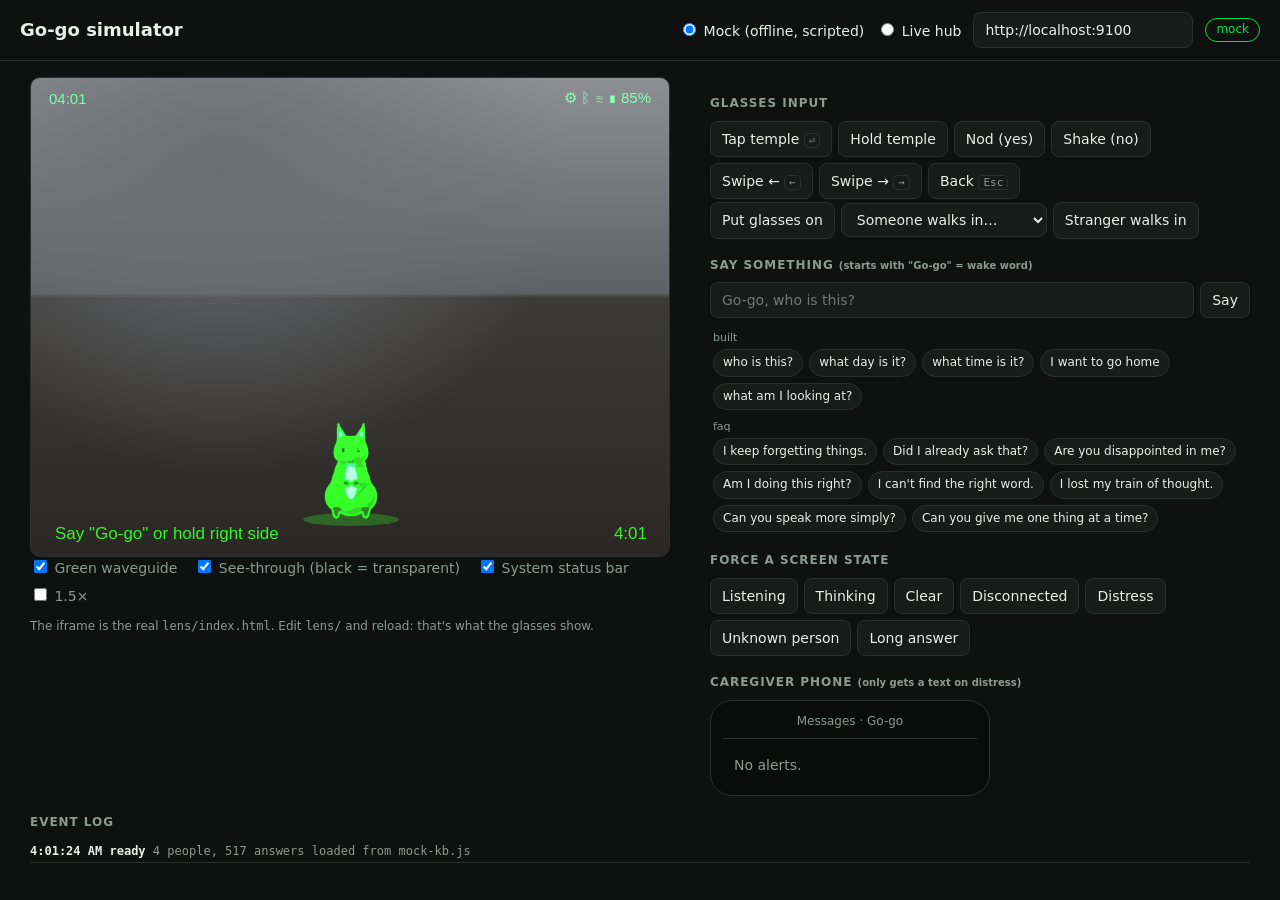
<file: sim/index.html>
<!doctype html>
<html lang="en">
<head>
<meta charset="utf-8">
<meta name="viewport" content="width=device-width, initial-scale=1">
<title>Go-go simulator</title>
<link rel="stylesheet" href="sim.css">
</head>
<body>
<header>
  <h1>Go-go simulator</h1>
  <div class="mode">
    <label><input type="radio" name="mode" value="mock" checked> Mock (offline, scripted)</label>
    <label><input type="radio" name="mode" value="live"> Live hub</label>
    <input id="hub-url" value="http://localhost:9100" title="Hub URL: your own (localhost) or Shrikar's Mac on the venue Wi-Fi">
    <span id="conn-pill" class="pill">offline</span>
  </div>
</header>

<main>
  <!-- ======================= LENS ======================= -->
  <section class="lens-col">
    <div id="lens-frame" class="see-through green">
      <iframe id="lens" src="../lens/index.html?ws=off" width="640" height="480" scrolling="no" title="Lens"></iframe>
      <div id="statusbar"><span id="sb-clock"></span><span class="sb-icons">⚙ ᛒ ≋ ▮ 85%</span></div>
    </div>
    <div class="row toggles">
      <label><input type="checkbox" id="t-green" checked> Green waveguide</label>
      <label><input type="checkbox" id="t-see" checked> See-through (black = transparent)</label>
      <label><input type="checkbox" id="t-bar" checked> System status bar</label>
      <label><input type="checkbox" id="t-zoom"> 1.5×</label>
    </div>
    <p class="note">The iframe is the real <code>lens/index.html</code>. Edit <code>lens/</code> and reload: that's what the glasses show.</p>
  </section>

  <!-- ======================= CONTROLS ======================= -->
  <section class="controls">
    <h2>Glasses input</h2>
    <div class="row">
      <button id="b-tap" title="Enter / Space">Tap temple <kbd>⏎</kbd></button>
      <button id="b-hold">Hold temple</button>
      <button id="b-nod" title="live mode: answers a yes/no question">Nod (yes)</button>
      <button id="b-shake" title="live mode: answers a yes/no question">Shake (no)</button>
      <button id="b-left">Swipe ← <kbd>←</kbd></button>
      <button id="b-right">Swipe → <kbd>→</kbd></button>
      <button id="b-back">Back <kbd>Esc</kbd></button>
    </div>
    <div class="row">
      <button id="b-worn">Put glasses on</button>
      <select id="person"><option value="">Someone walks in…</option></select>
      <button id="b-stranger">Stranger walks in</button>
    </div>

    <h2>Say something <small>(starts with "Go-go" = wake word)</small></h2>
    <form id="say-form" class="row">
      <input id="say" placeholder='Go-go, who is this?' autocomplete="off">
      <button>Say</button>
    </form>
    <div id="chips"></div>

    <h2>Force a screen state</h2>
    <div class="row">
      <button data-state="listening">Listening</button>
      <button data-state="thinking">Thinking</button>
      <button data-state="clear">Clear</button>
      <button id="b-disc">Disconnected</button>
      <button id="b-distress">Distress</button>
      <button id="b-unknown">Unknown person</button>
      <button id="b-long">Long answer</button>
    </div>

    <h2>Caregiver phone <small>(only gets a text on distress)</small></h2>
    <div id="phone"><div class="phone-head">Messages · Go-go</div><div id="texts"><p class="muted">No alerts.</p></div></div>
  </section>

  <!-- ======================= LOG ======================= -->
  <section class="log-col">
    <h2>Event log</h2>
    <ol id="log"></ol>
  </section>
</main>

<script src="mock-kb.js"></script>
<script src="mock-brain.js"></script>
<script src="sim.js"></script>
</body>
</html>
</file>
<file: lens/lens.css>
/* Gogo lens styles (drop-in for the hub: renders every Go-go message too). Target: Android 9 WebView = Chrome 74.
   OK:     flexbox (margins instead of `gap`), CSS variables, transforms, animations, canvas, inline SVG.
   AVOID:  `inset`, flex/grid `gap`, `aspect-ratio`, min()/max()/clamp(), :is()/:where(), backdrop-filter.
   Black (#000) is see-through on the waveguide. Bright pixels cost battery. */

:root {
  --ink: #00ff50;
  --ink-dim: #00b83a;
  --font: "Atkinson Hyperlegible", Roboto, "Helvetica Neue", Arial, sans-serif;
}

html { background: #000; }
body { position: relative; }   /* keeps everything inside the 640x480 box even if this page is opened in a bigger window */
html, body { margin: 0; width: 640px; height: 480px; overflow: hidden; background: #000; color: var(--ink);
  font-family: var(--font); -webkit-font-smoothing: antialiased; cursor: none; -webkit-user-select: none; user-select: none; }

/* the top 40px belong to the glasses' own status bar: nothing important there */
#card { position: absolute; left: 56px; right: 56px; top: 54px; height: 190px; display: flex; align-items: center; z-index: 2; }
#slot { width: 90px; margin-right: 22px; flex: none; display: flex; justify-content: center; }
#slot.empty { display: none; }
#text { min-width: 0; flex: 1; }
#title { margin: 0 0 8px 0; font-size: 40px; line-height: 1.08; font-weight: 700; }
#lines { margin: 0; font-size: 28px; line-height: 1.22; max-height: 103px; overflow: hidden; white-space: pre-line; }

/* postage stamp: a perforated border around a small flat scene (like the reference stamps), in the lens's own green */
.sticker { position: relative; width: 84px; height: 98px; transform: rotate(-3deg); color: var(--ink);
  --a1: #00ff50; --a2: #00b83a; --a3: #006b2a; --a4: #000; --panel: #000; }
.sticker.alert { --a1: #021a0a; --a2: #0a5a26; --a3: #12803a; --a4: #00ff50; --panel: #00ff50; animation: blink 1.4s ease-in-out infinite; }
.sticker .stamp { display: block; width: 84px; height: 98px; overflow: visible; }
.stamp .panel { fill: var(--panel); }
.stamp .stag { fill: var(--a1); font: 700 9px/1 var(--font); letter-spacing: .8px; }
.stamp .line { fill: none; stroke: var(--a1); stroke-width: 4; stroke-linecap: round; stroke-linejoin: round; }
.k1 { fill: var(--a1); } .k2 { fill: var(--a2); } .k3 { fill: var(--a3); } .k4 { fill: var(--a4); }
.kl { fill: none; stroke: var(--a1); stroke-width: 2.4; stroke-linecap: round; stroke-linejoin: round; }
.kl4 { fill: none; stroke: var(--a4); stroke-width: 2; stroke-linecap: round; }
.sticker.pop { animation: pop .45s cubic-bezier(.3,1.6,.5,1) both; }
.sticker.alert.pop { animation: pop .45s cubic-bezier(.3,1.6,.5,1) both, blink 1.4s ease-in-out .5s infinite; }
@keyframes pop { from { transform: rotate(-3deg) scale(.4); opacity: 0; } to { transform: rotate(-3deg) scale(1); opacity: 1; } }
@keyframes blink { 50% { opacity: .55; } }

/* breathing ring */
#ring { width: 112px; height: 112px; box-sizing: border-box; border: 5px solid var(--ink); border-radius: 50%; transform: scale(.55); transition: transform 4s ease-in-out; }
#ring.in { transform: scale(1); }

/* look-this-way chevrons */
.arrow { position: absolute; top: 108px; font-size: 84px; line-height: 1; font-weight: 700; opacity: 0; z-index: 2; }
#arL { left: 6px; } #arR { right: 6px; }
.arrow.on { animation: nudge 1s ease-in-out infinite; }
#arL.on { animation-name: nudgeL; }
@keyframes nudge { 0%, 100% { opacity: .35; transform: translateX(0); } 50% { opacity: 1; transform: translateX(10px); } }
@keyframes nudgeL { 0%, 100% { opacity: .35; transform: translateX(0); } 50% { opacity: 1; transform: translateX(-10px); } }

#footer { position: absolute; left: 24px; right: 24px; bottom: 14px; display: flex; justify-content: space-between; align-items: center; font-size: 17px; color: var(--ink-dim); z-index: 2; }
.right { display: flex; align-items: center; }
#tapnote { position: absolute; left: 0; right: 0; top: 252px; text-align: center; font-size: 19px; opacity: 0; transition: opacity .3s; z-index: 2; }
#tapnote.on { opacity: 1; }
#bat { display: none; font-weight: 700; margin-right: 12px; align-items: center; }
#bat.on { display: flex; }
#bat svg { width: 26px; height: 26px; fill: none; stroke: currentColor; stroke-width: 4; margin-right: 4px; }

/* the guide: a sprite canvas baked from a 3D squirrel model; moved with transforms only (cheap on the glasses' chip) */
#sqwrap { position: absolute; left: 240px; bottom: 10px; width: 160px; height: 160px; transform-origin: 50% 100%; z-index: 1; }
#jumper { position: relative; width: 160px; height: 160px; transform-origin: 50% 80%; }
#jumper.jump { animation: jump 1.1s ease-in-out infinite; }
@keyframes jump { 0% { transform: translateY(0) scale(1.05, .93); } 28% { transform: translateY(-26px) scale(.97, 1.04); } 56% { transform: translateY(0) scale(1.05, .93); } 70%, 100% { transform: none; } }
#jumper.hop { animation: hop 1.2s ease-in-out 1; }
@keyframes hop { 0% { transform: translateY(0) scale(1.06, .92); } 25% { transform: translateY(-30px) scale(.96, 1.06); } 55% { transform: translateY(0) scale(1.06, .92); } 75% { transform: translateY(-10px); } 100% { transform: none; } }
#sq { position: absolute; left: 0; top: 0; width: 160px; height: 160px; display: block; }
#sq.breathe { transform-origin: 50% 80%; animation: breathe 3.2s ease-in-out infinite; }
@keyframes breathe { 50% { transform: scale(1.015, 1.03); } }
#shadow { position: absolute; left: 50%; bottom: 22px; width: 96px; height: 13px; margin-left: -48px; border-radius: 50%; background: rgba(0, 180, 58, .30); }
#zzz { position: absolute; left: 104px; top: 8px; font-size: 22px; font-weight: 700; color: var(--ink); opacity: 0; letter-spacing: 3px; }
#zzz.on { animation: zfloat 2.4s ease-in-out infinite; }
@keyframes zfloat { 0% { opacity: 0; transform: translate(0, 10px); } 50% { opacity: 1; } 100% { opacity: 0; transform: translate(10px, -16px); } }

/* splash: design is 4278 x 1248; drawn at 520 px wide (scale 0.12155). Black = see-through, so the design's grey backdrop is left out. */
#splash { position: absolute; left: 0; top: 0; width: 640px; height: 480px; background: #000; opacity: 0; visibility: hidden; z-index: 10; transition: opacity .35s ease, visibility 0s linear .35s; }
#splash.on { opacity: 1; visibility: visible; transition: opacity .35s ease, visibility 0s; }
#logo { position: absolute; left: 60px; top: 184px; width: 520px; height: 152px; }
#splash.on #logo { animation: logoin .6s ease-out both; }
@keyframes logoin { from { opacity: 0; transform: scale(.94); } to { opacity: 1; transform: scale(1); } }
/* the logo pieces are used as stencils, so they take the lens's own green (--ink), like every other bright thing on this screen.
   Positions come from the Figma frame (4278 x 1248) at scale 0.12155. */
#logoWord, #logoCompass, #logoMakes, #logoBot { position: absolute; display: block; background: var(--ink); -webkit-mask-repeat: no-repeat; mask-repeat: no-repeat; -webkit-mask-size: 100% 100%; mask-size: 100% 100%; }
#logoWord { left: 0; top: 11.15px; width: 209.6px; height: 50.1px; -webkit-mask-image: url(splash/gogo-word.svg); mask-image: url(splash/gogo-word.svg); }
#logoCompass { left: 233.73px; top: 0; width: 62.85px; height: 72.4px; -webkit-mask-image: url(splash/gogo-compass.svg); mask-image: url(splash/gogo-compass.svg); transform-origin: 50% 50%; }
#logoMakes { left: 320.71px; top: 11.58px; width: 199.3px; height: 49.23px; -webkit-mask-image: url(splash/gogo-makes.svg); mask-image: url(splash/gogo-makes.svg); }
#logoBot { left: 108.6px; top: 99.1px; width: 305.0px; height: 52.6px; -webkit-mask-image: url(splash/gogo-bottom.svg); mask-image: url(splash/gogo-bottom.svg); }
/* the compass turns once, at a steady speed, for the whole 5 seconds the splash is up */
#splash.on #logoCompass { animation: compassturn 5s linear 1 both; }
@keyframes compassturn { from { transform: rotate(0deg); } to { transform: rotate(360deg); } }

/* sleeping: the lens shows nothing (pure black = see-through) until the system is started */
#sleep { position: absolute; left: 0; top: 0; width: 640px; height: 480px; background: #000; z-index: 20; visibility: hidden; }
#sleep.on { visibility: visible; }

/* a card with only a title (no sticker, no lines) is centred */
#card.center { justify-content: center; }
#card.center #text { flex: none; text-align: center; }

/* hub messages: yes/no prompt, listening/thinking status, reconnecting banner */
#prompt { margin: 6px 0 0 0; font-size: 20px; line-height: 1.2; white-space: pre-line; color: var(--ink-dim); }
#prompt:empty { display: none; }
#status { position: absolute; left: 0; right: 0; top: 252px; text-align: center; font-size: 22px; opacity: 0; z-index: 2; }
#status.on { opacity: 1; }
#offline { position: absolute; left: 0; right: 0; top: 44px; text-align: center; font-size: 20px; display: none; z-index: 5; color: var(--ink-dim); }
#offline.on { display: block; }
</file>
<file: sim/sim.css>
:root { --bg: #0e1110; --panel: #171b19; --line: #2a302d; --fg: #e8efe9; --dim: #8c9a91; --g: #00e04a; }
* { box-sizing: border-box; }
body { margin: 0; background: var(--bg); color: var(--fg); font: 14px/1.45 -apple-system, system-ui, Segoe UI, Roboto, sans-serif; }
header { display: flex; flex-wrap: wrap; align-items: center; justify-content: space-between; padding: 12px 20px; border-bottom: 1px solid var(--line); }
h1 { font-size: 18px; margin: 0; }
h2 { font-size: 12px; text-transform: uppercase; letter-spacing: .08em; color: var(--dim); margin: 18px 0 8px; }
h2 small { text-transform: none; letter-spacing: 0; }
.mode { display: flex; flex-wrap: wrap; align-items: center; }
.mode > * { margin-left: 12px; }
#hub-url { width: 220px; }
.pill { padding: 2px 10px; border-radius: 99px; border: 1px solid var(--line); color: var(--dim); font-size: 12px; }
.pill.on { color: var(--g); border-color: var(--g); }
main { display: grid; grid-template-columns: 680px minmax(320px, 1fr) 320px; padding: 16px 20px; }
main > section { padding: 0 10px; }
@media (max-width: 1350px) { main { grid-template-columns: 680px 1fr; } .log-col { grid-column: 1 / -1; } }
@media (max-width: 760px) { main { grid-template-columns: 1fr; } #lens-frame { transform: scale(.52); transform-origin: top left; margin-bottom: -230px; } }

#lens-frame { position: relative; width: 640px; height: 480px; border-radius: 10px; overflow: hidden; border: 1px solid var(--line);
  background: #000; transform-origin: top left; }
#lens-frame.zoom { transform: scale(1.5); margin-bottom: 240px; margin-right: 320px; }
#lens-frame iframe { border: 0; display: block; position: relative; z-index: 1; background: #000; }
/* "See-through": a fake room behind the lens; screen blending makes black pixels transparent like the waveguide. */
#lens-frame.see-through { background:
  radial-gradient(ellipse at 30% 20%, #6b6f75 0%, transparent 55%),
  linear-gradient(180deg, #8d8f93 0%, #5e6166 45%, #3c3a37 46%, #2a2724 100%); }
#lens-frame.see-through iframe { mix-blend-mode: screen; background: transparent; }
#lens-frame.green iframe { filter: grayscale(1) sepia(1) hue-rotate(65deg) saturate(6) brightness(1.05); }
#statusbar { position: absolute; z-index: 2; top: 0; left: 0; right: 0; height: 40px; display: flex; justify-content: space-between;
  align-items: center; padding: 0 18px; color: #00ff50; font: 15px Roboto, Arial, sans-serif; pointer-events: none; mix-blend-mode: screen; }
#statusbar.off { display: none; }
.toggles label { margin-right: 14px; color: var(--dim); }
.note { color: var(--dim); font-size: 12px; }

.row { display: flex; flex-wrap: wrap; align-items: center; margin: -3px; }
.row > * { margin: 3px; }
button, select, input { background: var(--panel); color: var(--fg); border: 1px solid var(--line); border-radius: 8px; padding: 7px 11px; font: inherit; }
button { cursor: pointer; } button:hover { border-color: var(--g); }
#say { flex: 1; min-width: 200px; }
kbd { font-size: 11px; color: var(--dim); border: 1px solid var(--line); border-radius: 4px; padding: 0 4px; }
#chips { display: flex; flex-wrap: wrap; max-height: 210px; overflow: auto; margin-top: 6px; }
#chips button { font-size: 12px; padding: 4px 9px; margin: 3px; border-radius: 99px; }
#chips .group { width: 100%; color: var(--dim); font-size: 11px; margin: 6px 3px 0; }
#phone { width: 280px; border: 1px solid var(--line); border-radius: 22px; padding: 12px; background: #0a0c0b; }
.phone-head { text-align: center; color: var(--dim); font-size: 12px; padding-bottom: 8px; border-bottom: 1px solid var(--line); }
#texts p { background: #1f6feb; color: #fff; border-radius: 14px; padding: 8px 11px; margin: 8px 0 0; }
#texts p.muted { background: none; color: var(--dim); }
#log { list-style: none; padding: 0; margin: 0; font: 12px ui-monospace, Menlo, monospace; max-height: 78vh; overflow: auto; }
#log li { padding: 4px 0; border-bottom: 1px solid var(--line); color: var(--dim); }
#log li b { color: var(--fg); font-weight: 600; }
</file>
